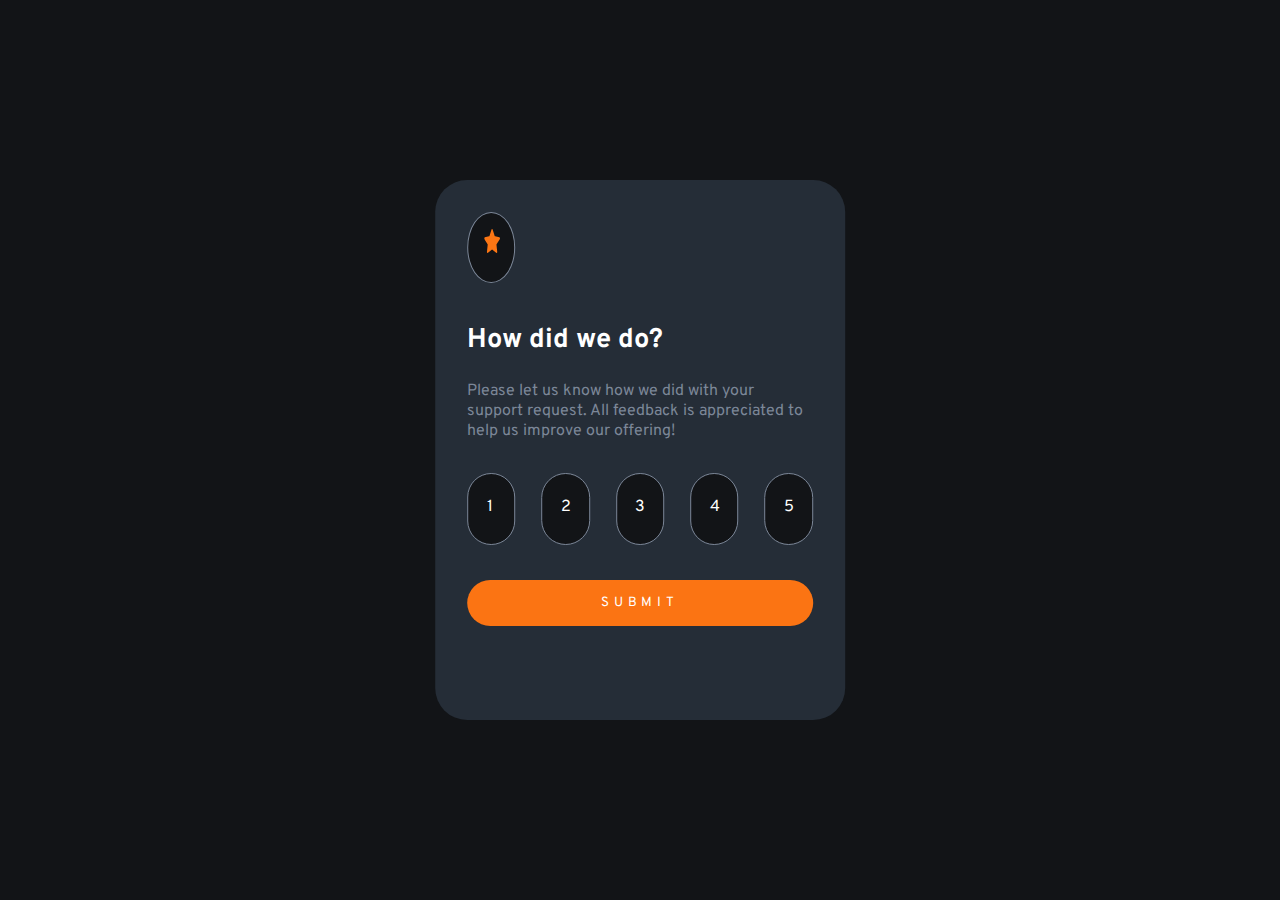
<file: index.html>
<!DOCTYPE html>
<html lang="en">
<head>
  <meta charset="UTF-8">
  <meta name="viewport" content="width=device-width, initial-scale=1.0"> <!-- displays site properly based on user's device -->

  <link rel="icon" type="image/png" sizes="32x32" href="./images/favicon-32x32.png">
  
  <title>Frontend Mentor | Interactive rating component</title>

  <link rel="stylesheet" href="css/style.css">

  <link rel="preconnect" href="https://fonts.googleapis.com">
  <link rel="preconnect" href="https://fonts.gstatic.com" crossorigin>
  <link href="https://fonts.googleapis.com/css2?family=Overpass:wght@400;700&display=swap" rel="stylesheet">

</head>
<body>

  <!-- Rating state start -->

  <main>
    <div class="container">

      <div class="borderimage">
        <img src="images/icon-star.svg" alt="Star">
      </div>
      
      <h1 class="title">How did we do?</h1>

      <span class="description">Please let us know how we did with your support request. All feedback is appreciated 
      to help us improve our offering!</span>

      <div class="number">
        <a href="#"><div class="insidenumber">1</div></a>  
        <a href="#"><div class="insidenumber">2</div></a> 
        <a href="#"><div class="insidenumber">3</div></a> 
        <a href="#"><div class="insidenumber">4</div></a> 
        <a href="#"><div class="insidenumber">5</div></a>
      </div>
      
        <button class="button-submit">Submit</button>
        
      <!-- Rating state end -->

      <!-- Thank you state start -->

    </div>
  </main>

  <!-- Thank you state end -->

  
  <!-- <div class="attribution">
    Challenge by <a href="https://www.frontendmentor.io?ref=challenge" target="_blank">Frontend Mentor</a>. 
    Coded by <a href="#">Your Name Here</a>.
  </div> -->
</body>
</html>
</file>
<file: css/style.css>
* {
    margin: 0;
    padding: 0;
    box-sizing: border-box;
    color: #FFF;
}

body {
   background-color: hsl(216, 12%, 8%);
}

main {
    background-color: hsl(213, 19%, 18%);
    width: 32%;
    border-radius: 2rem;
    height: 60%;
    position: absolute;
    top: 50%;
    left: 50%;
    transform: translate(-50%, -50%);
}

main .container {
    height: 100%;
    padding: 2rem;
}

main .container .borderimage {
    background-color: hsl(216, 12%, 8%);
    border-radius: 100%;
    width: 14%;
    height: 15%;
    border: 1px solid hsl(216, 12%, 54%);
    transition: .7s ease-in-out;
}

main .container .borderimage:hover {
    background-color: #FFF;
}

main .container .borderimage img {
    width: 35%;
    height: 35%;
    margin-left: 1rem;
    margin-top: 1rem;
}

.container .title {
    margin-bottom: 1.5rem;
    margin-top: 2.5rem;
    font-size: 1.7rem;
    font-family: 'Overpass', sans-serif;
}

.container .description {
    font-family: 'Overpass', sans-serif;
    color: hsl(216, 12%, 54%);
}

.container .number {
    margin-top: 2rem;
    display: flex;
    justify-content: space-between;
    height: 25%;
}

.container .number a {
    text-decoration: none;
    display: inline-block;
    background-color: hsl(216, 12%, 8%);
    border-radius: 7rem;
    width: 14%;
    height: 60%;
    border: 1px solid hsl(216, 12%, 54%);
    transition: .7s ease-in-out;
}

.container .number a:hover {
    background-color: hsl(25, 97%, 53%);
    transform: scale(1.2);
}

.container .number a .insidenumber {
   position: relative;
   top: 33%;
   left: 40%;
   width: 30%;
   font-family: 'Overpass', sans-serif;
}

.button-submit {
    background-color: hsl(25, 97%, 53%);
    width: 100%;
    padding: .9rem;
    margin-top: -1rem;
    border: none;
    border-radius: 2.5rem;
    font-family: 'Overpass', sans-serif;
    transition: .7s ease-in-out;
    text-transform: uppercase;
    letter-spacing: .3rem;
}

.button-submit:hover {
    background-color: #FFF;
    transform: scale(1.1);
    color: hsl(25, 97%, 53%);
}
</file>
